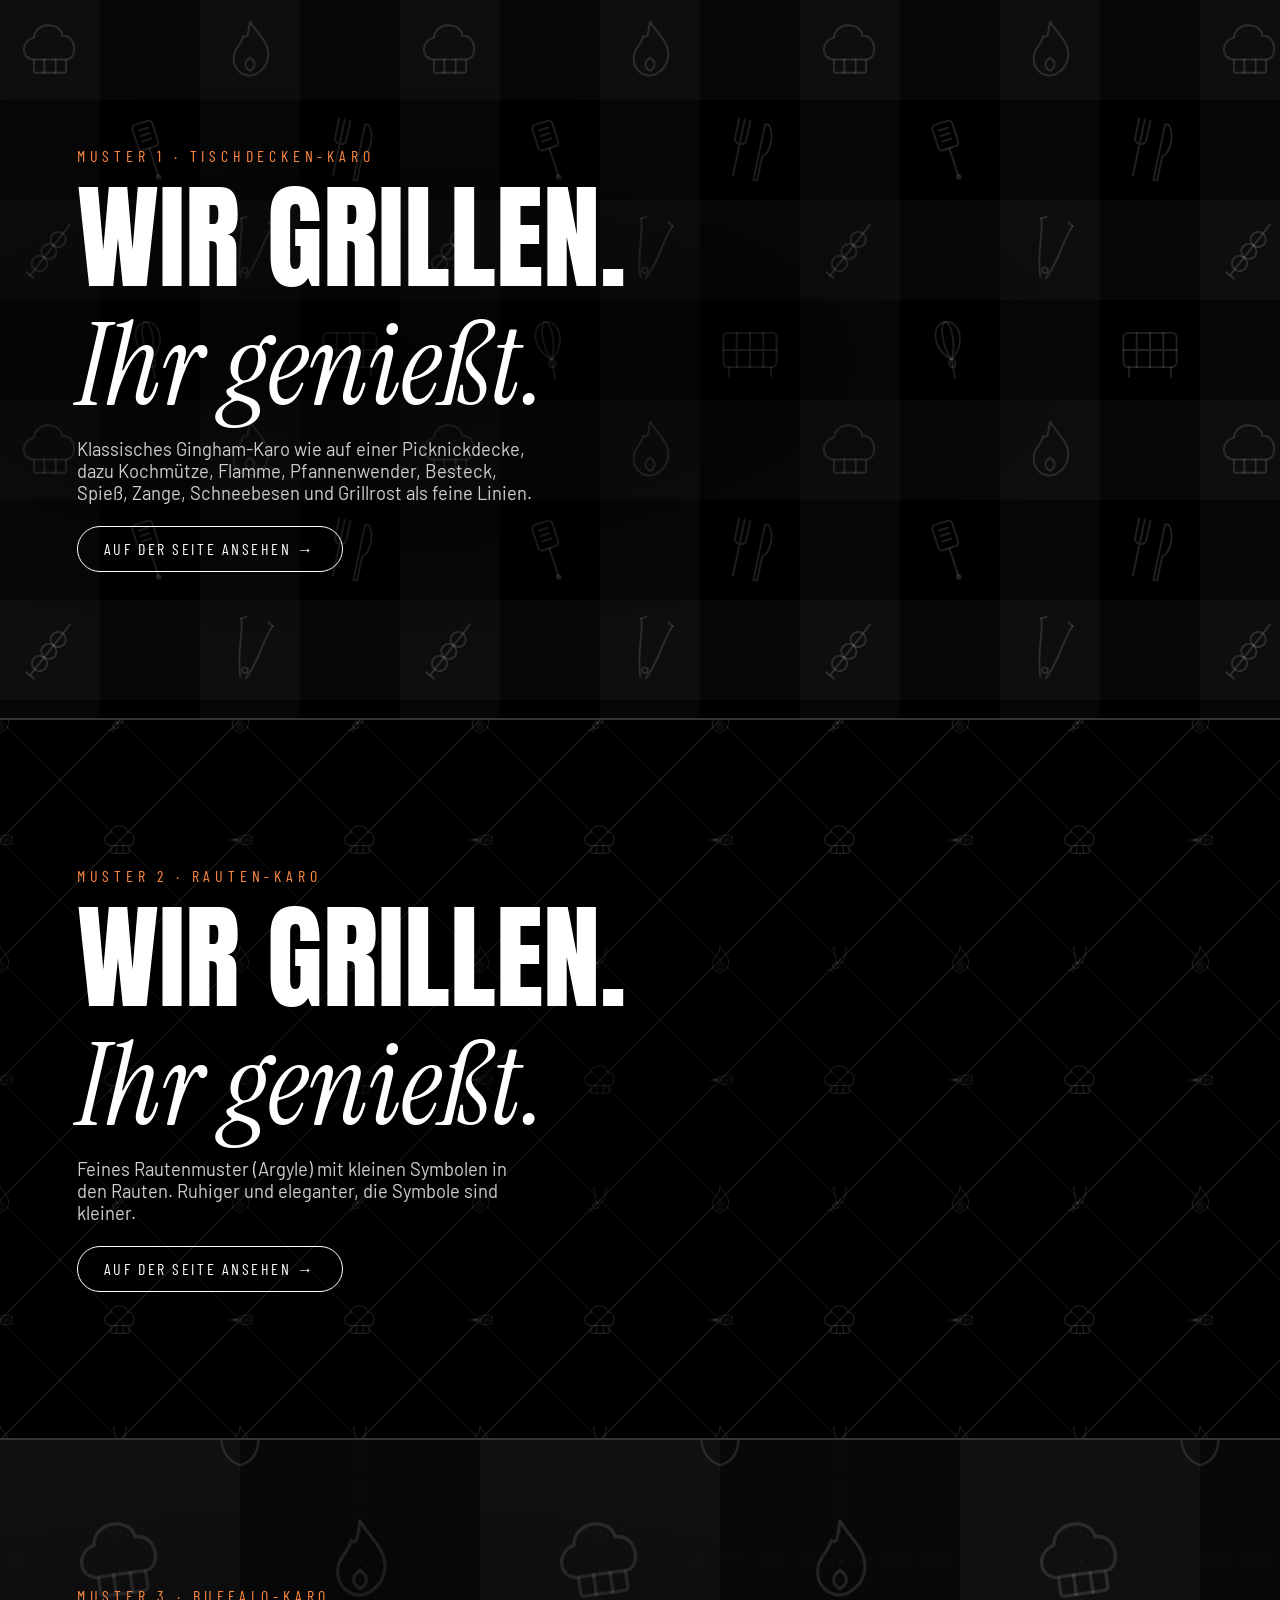
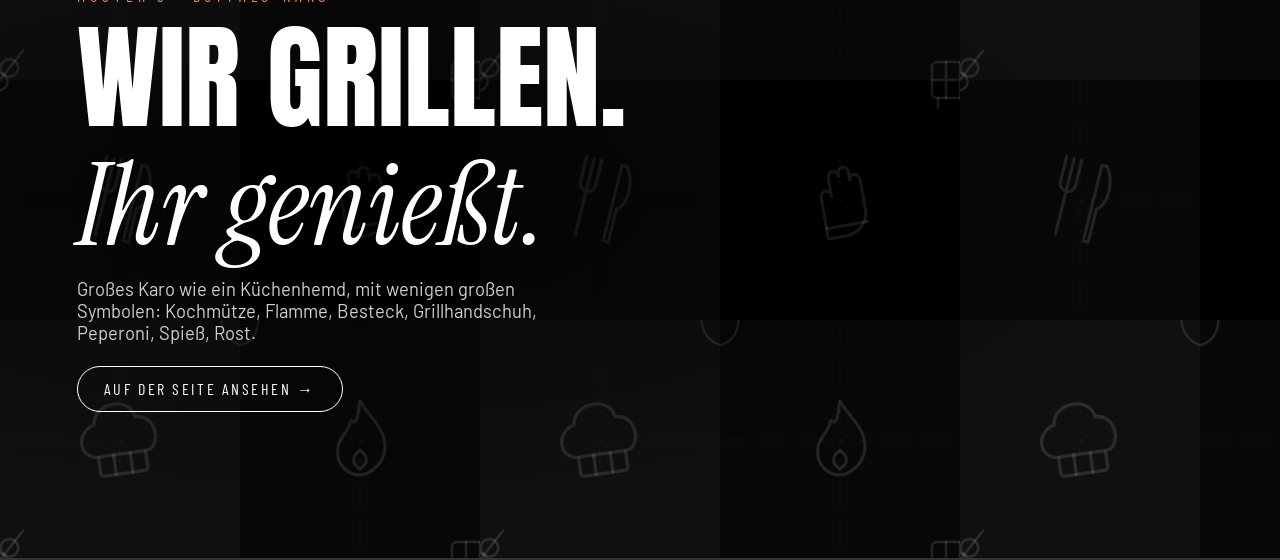
<file: muster-vorschau.html>
<!doctype html><html lang="de"><head><meta charset="utf-8"><meta name="viewport" content="width=device-width,initial-scale=1"><title>Hintergrund-Muster</title>
<link href="https://fonts.googleapis.com/css2?family=Anton&family=Barlow:wght@400;500&family=Barlow+Condensed:wght@600&family=Instrument+Serif:ital@1&display=swap" rel="stylesheet">
<style>*{box-sizing:border-box;margin:0}body{background:#000;color:#fff;font-family:'Barlow',sans-serif}.pn{position:relative;min-height:80vh;display:grid;align-items:center;border-bottom:2px solid #333;background-color:#000;background-repeat:repeat}.p0{background-image:url("data:image/svg+xml,%3Csvg%20xmlns%3D%22http%3A%2F%2Fwww.w3.org%2F2000%2Fsvg%22%20width%3D%22400%22%20height%3D%22400%22%20viewBox%3D%220%200%20400%20400%22%3E%3Cg%20fill%3D%22none%22%20stroke%3D%22none%22%20stroke-width%3D%222%22%20stroke-linecap%3D%22round%22%20stroke-linejoin%3D%22round%22%3E%3Crect%20x%3D%220%22%20y%3D%220%22%20width%3D%22100%22%20height%3D%22400%22%20fill%3D%22rgba(255%2C255%2C255%2C.028)%22%20stroke%3D%22none%22%2F%3E%3Crect%20x%3D%22200%22%20y%3D%220%22%20width%3D%22100%22%20height%3D%22400%22%20fill%3D%22rgba(255%2C255%2C255%2C.028)%22%20stroke%3D%22none%22%2F%3E%3Crect%20x%3D%220%22%20y%3D%220%22%20width%3D%22400%22%20height%3D%22100%22%20fill%3D%22rgba(255%2C255%2C255%2C.028)%22%20stroke%3D%22none%22%2F%3E%3Crect%20x%3D%220%22%20y%3D%22200%22%20width%3D%22400%22%20height%3D%22100%22%20fill%3D%22rgba(255%2C255%2C255%2C.028)%22%20stroke%3D%22none%22%2F%3E%3Cg%20stroke%3D%22rgba(255%2C255%2C255%2C.128)%22%3E%3Cg%20transform%3D%22translate(50%2050)%20rotate(0)%20scale(0.95)%22%3E%3Cpath%20d%3D%22M-17%2010C-31%2010-31-10-17-13C-15-30%2011-30%2013-15C29-15%2029%2010%2017%2010%22%2F%3E%3Crect%20x%3D%22-17%22%20y%3D%2210%22%20width%3D%2234%22%20height%3D%2214%22%20rx%3D%222.5%22%2F%3E%3Cpath%20d%3D%22M-6%2010V24M6%2010V24%22%2F%3E%3C%2Fg%3E%3Cg%20transform%3D%22translate(250%2050)%20rotate(0)%20scale(0.95)%22%3E%3Cpath%20d%3D%22M0-30C9-15%2021-8%2019%208C17%2021%205%2027%200%2027C-7%2027-19%2021-17%206C-16-3-9-5-7-15C-2-11-2-18%200-30Z%22%2F%3E%3Cpath%20d%3D%22M0%208C6%2012%207%2018%200%2022C-7%2018-6%2012%200%208Z%22%2F%3E%3C%2Fg%3E%3Cg%20transform%3D%22translate(150%20150)%20rotate(-18)%20scale(0.95)%22%3E%3Crect%20x%3D%22-11%22%20y%3D%22-30%22%20width%3D%2222%22%20height%3D%2228%22%20rx%3D%224%22%2F%3E%3Cpath%20d%3D%22M-5-23H5M-5-17H5M-5-11H5M0-2V30%22%2F%3E%3Ccircle%20cx%3D%220%22%20cy%3D%2230%22%20r%3D%222%22%2F%3E%3C%2Fg%3E%3Cg%20transform%3D%22translate(350%20150)%20rotate(12)%20scale(0.95)%22%3E%3Cpath%20d%3D%22M-18-30V-10C-18-2-6-2-6-10V-30M-12-30V-6M-12-2V30%22%2F%3E%3Cpath%20d%3D%22M14-30C22-20%2022-2%2014%204V30H10V-30Z%22%2F%3E%3C%2Fg%3E%3Cg%20transform%3D%22translate(50%20250)%20rotate(0)%20scale(0.95)%22%3E%3Cg%20transform%3D%22rotate(38)%22%3E%3Cpath%20d%3D%22M0-34V34%22%2F%3E%3Ccircle%20cx%3D%220%22%20cy%3D%22-14%22%20r%3D%228%22%2F%3E%3Ccircle%20cx%3D%220%22%20cy%3D%222%22%20r%3D%228%22%2F%3E%3Ccircle%20cx%3D%220%22%20cy%3D%2218%22%20r%3D%228%22%2F%3E%3Cpath%20d%3D%22M-5%2034H5%22%2F%3E%3C%2Fg%3E%3C%2Fg%3E%3Cg%20transform%3D%22translate(250%20250)%20rotate(14)%20scale(0.95)%22%3E%3Cpath%20d%3D%22M-3%2030C-13%206-10-12-17-30M3%2030C13%206%2010-12%2017-30%22%2F%3E%3Cpath%20d%3D%22M-17-30L-12-33M17-30L12-33%22%2F%3E%3Ccircle%20cx%3D%220%22%20cy%3D%2222%22%20r%3D%223%22%2F%3E%3C%2Fg%3E%3Cg%20transform%3D%22translate(150%20350)%20rotate(-10)%20scale(0.95)%22%3E%3Cpath%20d%3D%22M0%2030V10%22%2F%3E%3Cpath%20d%3D%22M0%2010C-19-4-15-30%200-30C15-30%2019-4%200%2010Z%22%2F%3E%3Cpath%20d%3D%22M0%2010C-8-6-6-28%200-30C6-28%208-6%200%2010Z%22%2F%3E%3Crect%20x%3D%22-3%22%20y%3D%2210%22%20width%3D%226%22%20height%3D%228%22%20rx%3D%222%22%2F%3E%3C%2Fg%3E%3Cg%20transform%3D%22translate(350%20350)%20rotate(0)%20scale(0.95)%22%3E%3Crect%20x%3D%22-28%22%20y%3D%22-18%22%20width%3D%2256%22%20height%3D%2236%22%20rx%3D%225%22%2F%3E%3Cpath%20d%3D%22M-14-18V18M0-18V18M14-18V18M-28%200H28%22%2F%3E%3Cpath%20d%3D%22M-22%2018V28M22%2018V28%22%2F%3E%3C%2Fg%3E%3C%2Fg%3E%3C%2Fg%3E%3C%2Fsvg%3E");background-size:400px 400px}
.p1{background-image:url("data:image/svg+xml,%3Csvg%20xmlns%3D%22http%3A%2F%2Fwww.w3.org%2F2000%2Fsvg%22%20width%3D%22240%22%20height%3D%22240%22%20viewBox%3D%220%200%20240%20240%22%3E%3Cg%20fill%3D%22none%22%20stroke%3D%22none%22%20stroke-width%3D%222%22%20stroke-linecap%3D%22round%22%20stroke-linejoin%3D%22round%22%3E%3Cpath%20d%3D%22M-240%20240L0%200M0%20240L240%200M240%20240L480%200%22%20stroke%3D%22rgba(255%2C255%2C255%2C.056)%22%20stroke-width%3D%221.5%22%2F%3E%3Cpath%20d%3D%22M-120%20240L120%200M120%20240L360%200M360%20240L600%200%22%20stroke%3D%22rgba(255%2C255%2C255%2C.056)%22%20stroke-width%3D%221.5%22%2F%3E%3Cpath%20d%3D%22M0%200L240%20240M240%200L0%20240%22%20stroke%3D%22rgba(255%2C255%2C255%2C.056)%22%20stroke-width%3D%221.5%22%2F%3E%3Cpath%20d%3D%22M0%20120L120%200L240%20120L120%20240Z%22%20stroke%3D%22rgba(255%2C255%2C255%2C.036)%22%2F%3E%3Cg%20stroke%3D%22rgba(255%2C255%2C255%2C.136)%22%3E%3Cg%20transform%3D%22translate(120%20120)%20rotate(0)%20scale(0.55)%22%3E%3Cpath%20d%3D%22M-17%2010C-31%2010-31-10-17-13C-15-30%2011-30%2013-15C29-15%2029%2010%2017%2010%22%2F%3E%3Crect%20x%3D%22-17%22%20y%3D%2210%22%20width%3D%2234%22%20height%3D%2214%22%20rx%3D%222.5%22%2F%3E%3Cpath%20d%3D%22M-6%2010V24M6%2010V24%22%2F%3E%3C%2Fg%3E%3Cg%20transform%3D%22translate(0%200)%20rotate(0)%20scale(0.45)%22%3E%3Cpath%20d%3D%22M0-30C9-15%2021-8%2019%208C17%2021%205%2027%200%2027C-7%2027-19%2021-17%206C-16-3-9-5-7-15C-2-11-2-18%200-30Z%22%2F%3E%3Cpath%20d%3D%22M0%208C6%2012%207%2018%200%2022C-7%2018-6%2012%200%208Z%22%2F%3E%3C%2Fg%3E%3Cg%20transform%3D%22translate(240%200)%20rotate(0)%20scale(0.45)%22%3E%3Cpath%20d%3D%22M0-30C9-15%2021-8%2019%208C17%2021%205%2027%200%2027C-7%2027-19%2021-17%206C-16-3-9-5-7-15C-2-11-2-18%200-30Z%22%2F%3E%3Cpath%20d%3D%22M0%208C6%2012%207%2018%200%2022C-7%2018-6%2012%200%208Z%22%2F%3E%3C%2Fg%3E%3Cg%20transform%3D%22translate(0%20240)%20rotate(0)%20scale(0.45)%22%3E%3Cpath%20d%3D%22M0-30C9-15%2021-8%2019%208C17%2021%205%2027%200%2027C-7%2027-19%2021-17%206C-16-3-9-5-7-15C-2-11-2-18%200-30Z%22%2F%3E%3Cpath%20d%3D%22M0%208C6%2012%207%2018%200%2022C-7%2018-6%2012%200%208Z%22%2F%3E%3C%2Fg%3E%3Cg%20transform%3D%22translate(240%20240)%20rotate(0)%20scale(0.45)%22%3E%3Cpath%20d%3D%22M0-30C9-15%2021-8%2019%208C17%2021%205%2027%200%2027C-7%2027-19%2021-17%206C-16-3-9-5-7-15C-2-11-2-18%200-30Z%22%2F%3E%3Cpath%20d%3D%22M0%208C6%2012%207%2018%200%2022C-7%2018-6%2012%200%208Z%22%2F%3E%3C%2Fg%3E%3Cg%20transform%3D%22translate(120%200)%20rotate(0)%20scale(0.4)%22%3E%3Cg%20transform%3D%22rotate(38)%22%3E%3Cpath%20d%3D%22M0-34V34%22%2F%3E%3Ccircle%20cx%3D%220%22%20cy%3D%22-14%22%20r%3D%228%22%2F%3E%3Ccircle%20cx%3D%220%22%20cy%3D%222%22%20r%3D%228%22%2F%3E%3Ccircle%20cx%3D%220%22%20cy%3D%2218%22%20r%3D%228%22%2F%3E%3Cpath%20d%3D%22M-5%2034H5%22%2F%3E%3C%2Fg%3E%3C%2Fg%3E%3Cg%20transform%3D%22translate(120%20240)%20rotate(0)%20scale(0.4)%22%3E%3Cpath%20d%3D%22M-3%2030C-13%206-10-12-17-30M3%2030C13%206%2010-12%2017-30%22%2F%3E%3Cpath%20d%3D%22M-17-30L-12-33M17-30L12-33%22%2F%3E%3Ccircle%20cx%3D%220%22%20cy%3D%2222%22%20r%3D%223%22%2F%3E%3C%2Fg%3E%3Cg%20transform%3D%22translate(0%20120)%20rotate(90)%20scale(0.4)%22%3E%3Crect%20x%3D%22-11%22%20y%3D%22-30%22%20width%3D%2222%22%20height%3D%2228%22%20rx%3D%224%22%2F%3E%3Cpath%20d%3D%22M-5-23H5M-5-17H5M-5-11H5M0-2V30%22%2F%3E%3Ccircle%20cx%3D%220%22%20cy%3D%2230%22%20r%3D%222%22%2F%3E%3C%2Fg%3E%3Cg%20transform%3D%22translate(240%20120)%20rotate(90)%20scale(0.4)%22%3E%3Cpath%20d%3D%22M0%2030V10%22%2F%3E%3Cpath%20d%3D%22M0%2010C-19-4-15-30%200-30C15-30%2019-4%200%2010Z%22%2F%3E%3Cpath%20d%3D%22M0%2010C-8-6-6-28%200-30C6-28%208-6%200%2010Z%22%2F%3E%3Crect%20x%3D%22-3%22%20y%3D%2210%22%20width%3D%226%22%20height%3D%228%22%20rx%3D%222%22%2F%3E%3C%2Fg%3E%3C%2Fg%3E%3C%2Fg%3E%3C%2Fsvg%3E");background-size:240px 240px}
.p2{background-image:url("data:image/svg+xml,%3Csvg%20xmlns%3D%22http%3A%2F%2Fwww.w3.org%2F2000%2Fsvg%22%20width%3D%22480%22%20height%3D%22480%22%20viewBox%3D%220%200%20480%20480%22%3E%3Cg%20fill%3D%22none%22%20stroke%3D%22none%22%20stroke-width%3D%222%22%20stroke-linecap%3D%22round%22%20stroke-linejoin%3D%22round%22%3E%3Crect%20x%3D%220%22%20y%3D%220%22%20width%3D%22240%22%20height%3D%22480%22%20fill%3D%22rgba(255%2C255%2C255%2C.032)%22%20stroke%3D%22none%22%2F%3E%3Crect%20x%3D%220%22%20y%3D%220%22%20width%3D%22480%22%20height%3D%22240%22%20fill%3D%22rgba(255%2C255%2C255%2C.032)%22%20stroke%3D%22none%22%2F%3E%3Cpath%20d%3D%22M0%20120H480M0%20360H480M120%200V480M360%200V480%22%20stroke%3D%22rgba(255%2C255%2C255%2C.040)%22%20stroke-width%3D%221.5%22%20stroke-dasharray%3D%223%207%22%2F%3E%3Cg%20stroke%3D%22rgba(255%2C255%2C255%2C.112)%22%20stroke-width%3D%222.4%22%3E%3Cg%20transform%3D%22translate(120%20120)%20rotate(-8)%20scale(1.4)%22%3E%3Cpath%20d%3D%22M-17%2010C-31%2010-31-10-17-13C-15-30%2011-30%2013-15C29-15%2029%2010%2017%2010%22%2F%3E%3Crect%20x%3D%22-17%22%20y%3D%2210%22%20width%3D%2234%22%20height%3D%2214%22%20rx%3D%222.5%22%2F%3E%3Cpath%20d%3D%22M-6%2010V24M6%2010V24%22%2F%3E%3C%2Fg%3E%3Cg%20transform%3D%22translate(360%20120)%20rotate(0)%20scale(1.3)%22%3E%3Cpath%20d%3D%22M0-30C9-15%2021-8%2019%208C17%2021%205%2027%200%2027C-7%2027-19%2021-17%206C-16-3-9-5-7-15C-2-11-2-18%200-30Z%22%2F%3E%3Cpath%20d%3D%22M0%208C6%2012%207%2018%200%2022C-7%2018-6%2012%200%208Z%22%2F%3E%3C%2Fg%3E%3Cg%20transform%3D%22translate(120%20360)%20rotate(14)%20scale(1.3)%22%3E%3Cpath%20d%3D%22M-18-30V-10C-18-2-6-2-6-10V-30M-12-30V-6M-12-2V30%22%2F%3E%3Cpath%20d%3D%22M14-30C22-20%2022-2%2014%204V30H10V-30Z%22%2F%3E%3C%2Fg%3E%3Cg%20transform%3D%22translate(360%20360)%20rotate(-10)%20scale(1.3)%22%3E%3Cpath%20d%3D%22M-14%2028V-4C-14-10-6-10-6-4V-18C-6-24%202-24%202-18V-20C2-26%2010-26%2010-20V-14C10-20%2018-18%2018-12V10C18%2020%2010%2028%200%2028Z%22%2F%3E%3Cpath%20d%3D%22M-14%2020H18%22%2F%3E%3C%2Fg%3E%3Cg%20transform%3D%22translate(240%200)%20rotate(0)%20scale(0.9)%22%3E%3Cpath%20d%3D%22M4-26C0-30-6-28-4-22%22%2F%3E%3Cpath%20d%3D%22M-14-18C-26-6-22%2020%200%2028C22%2022%2026-4%2012-18C4-22-6-22-14-18Z%22%2F%3E%3C%2Fg%3E%3Cg%20transform%3D%22translate(0%20240)%20rotate(0)%20scale(1.1)%22%3E%3Cg%20transform%3D%22rotate(38)%22%3E%3Cpath%20d%3D%22M0-34V34%22%2F%3E%3Ccircle%20cx%3D%220%22%20cy%3D%22-14%22%20r%3D%228%22%2F%3E%3Ccircle%20cx%3D%220%22%20cy%3D%222%22%20r%3D%228%22%2F%3E%3Ccircle%20cx%3D%220%22%20cy%3D%2218%22%20r%3D%228%22%2F%3E%3Cpath%20d%3D%22M-5%2034H5%22%2F%3E%3C%2Fg%3E%3C%2Fg%3E%3Cg%20transform%3D%22translate(480%20240)%20rotate(0)%20scale(1)%22%3E%3Crect%20x%3D%22-28%22%20y%3D%22-18%22%20width%3D%2256%22%20height%3D%2236%22%20rx%3D%225%22%2F%3E%3Cpath%20d%3D%22M-14-18V18M0-18V18M14-18V18M-28%200H28%22%2F%3E%3Cpath%20d%3D%22M-22%2018V28M22%2018V28%22%2F%3E%3C%2Fg%3E%3C%2Fg%3E%3C%2Fg%3E%3C%2Fsvg%3E");background-size:480px 480px}
.pn::after{content:"";position:absolute;inset:0;background:radial-gradient(ellipse at 28% 50%,rgba(0,0,0,.55),rgba(0,0,0,0) 62%);pointer-events:none}.ov{position:relative;z-index:1;padding:40px clamp(20px,6vw,90px)}.lab{font-family:'Barlow Condensed';letter-spacing:.3em;text-transform:uppercase;color:#ff8a40}h2{font-family:'Anton';font-weight:400;text-transform:uppercase;font-size:clamp(3rem,9vw,8rem);line-height:1.02;margin:14px 0}h2 i{font-family:'Instrument Serif';text-transform:none}p{max-width:46ch;color:#cfcfcf;font-size:1.15rem}.lnk{display:inline-block;margin-top:22px;border:1px solid #fff;border-radius:100px;padding:12px 26px;color:#fff;text-decoration:none;font-family:'Barlow Condensed';letter-spacing:.16em;text-transform:uppercase}</style></head><body>
<section class="pn p0"><div class="ov"><span class="lab">Muster 1 · Tischdecken-Karo</span><h2>Wir grillen.<br><i>Ihr genießt.</i></h2><p>Klassisches Gingham-Karo wie auf einer Picknickdecke, dazu Kochmütze, Flamme, Pfannenwender, Besteck, Spieß, Zange, Schneebesen und Grillrost als feine Linien.</p><a class="lnk" href="index.html?bg=1&pick">Auf der Seite ansehen →</a></div></section>
<section class="pn p1"><div class="ov"><span class="lab">Muster 2 · Rauten-Karo</span><h2>Wir grillen.<br><i>Ihr genießt.</i></h2><p>Feines Rautenmuster (Argyle) mit kleinen Symbolen in den Rauten. Ruhiger und eleganter, die Symbole sind kleiner.</p><a class="lnk" href="index.html?bg=2&pick">Auf der Seite ansehen →</a></div></section>
<section class="pn p2"><div class="ov"><span class="lab">Muster 3 · Buffalo-Karo</span><h2>Wir grillen.<br><i>Ihr genießt.</i></h2><p>Großes Karo wie ein Küchenhemd, mit wenigen großen Symbolen: Kochmütze, Flamme, Besteck, Grillhandschuh, Peperoni, Spieß, Rost.</p><a class="lnk" href="index.html?bg=3&pick">Auf der Seite ansehen →</a></div></section>
</body></html>
</file>
